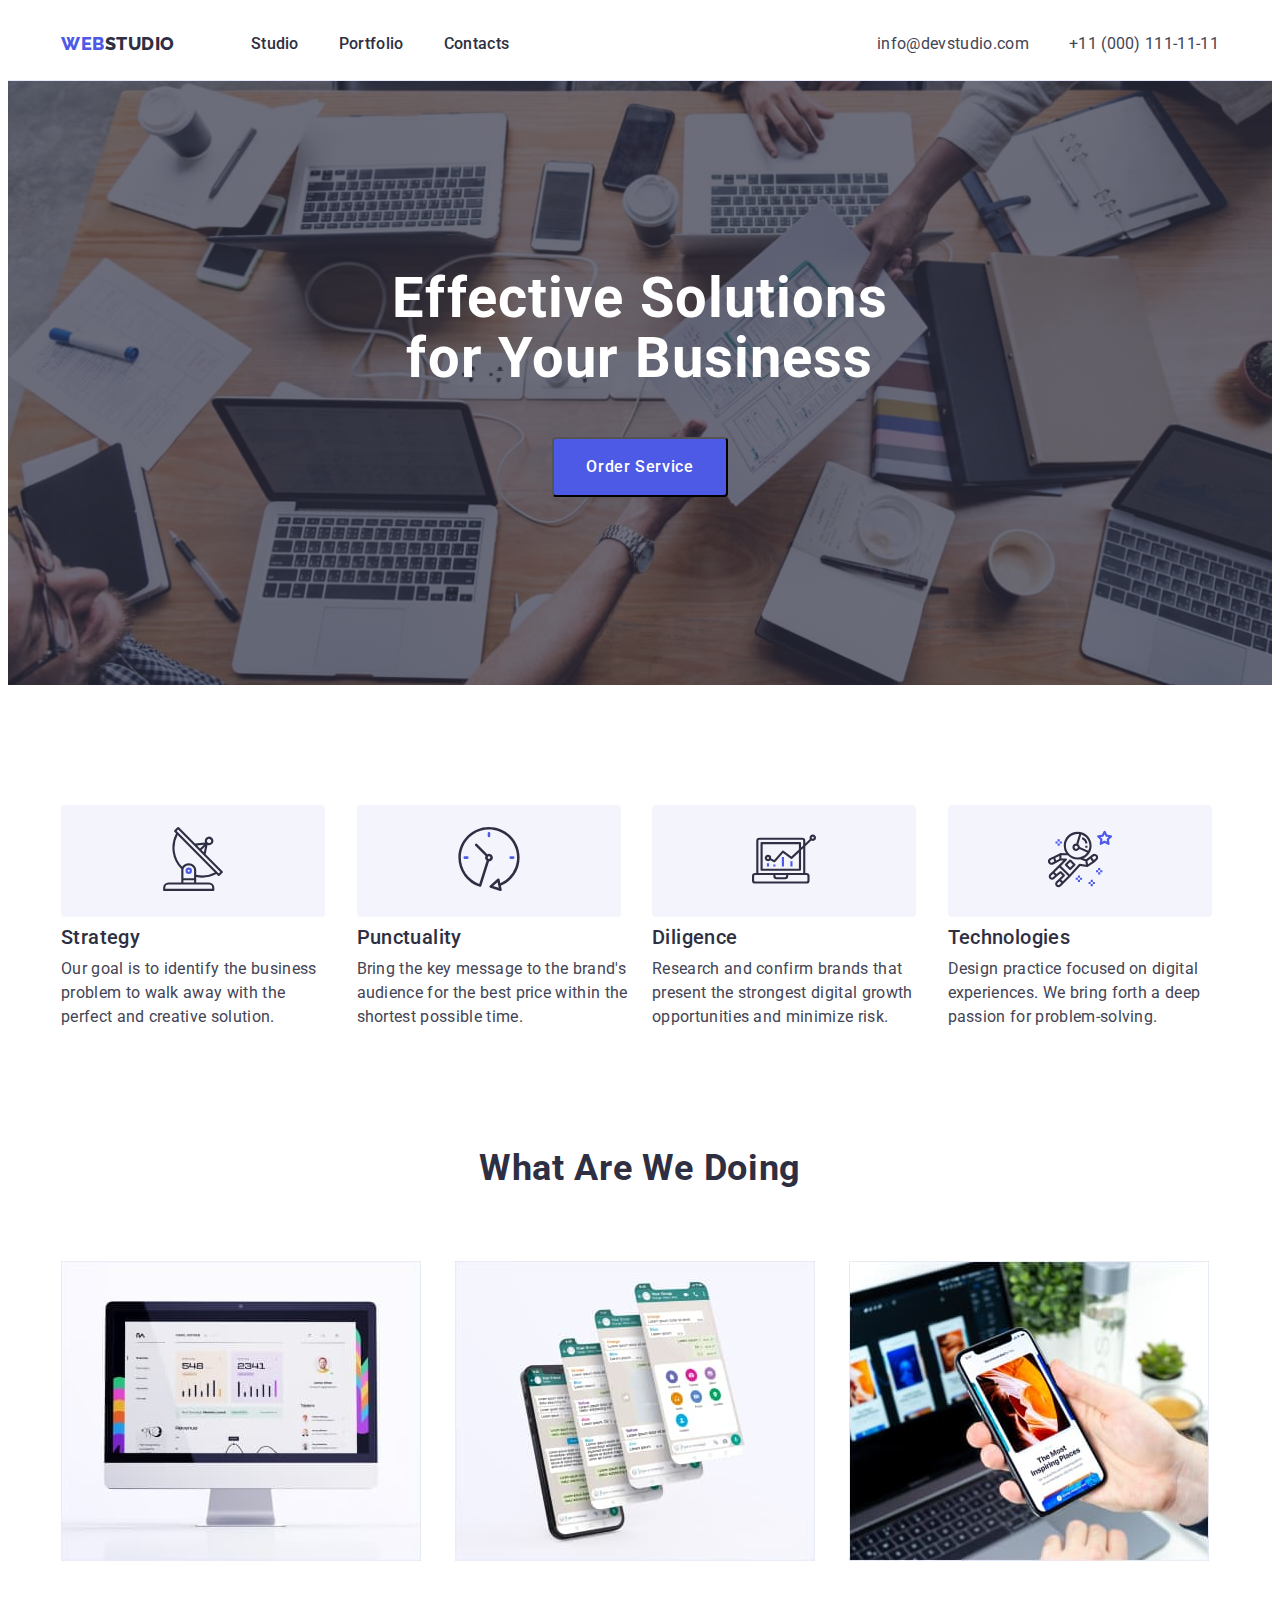
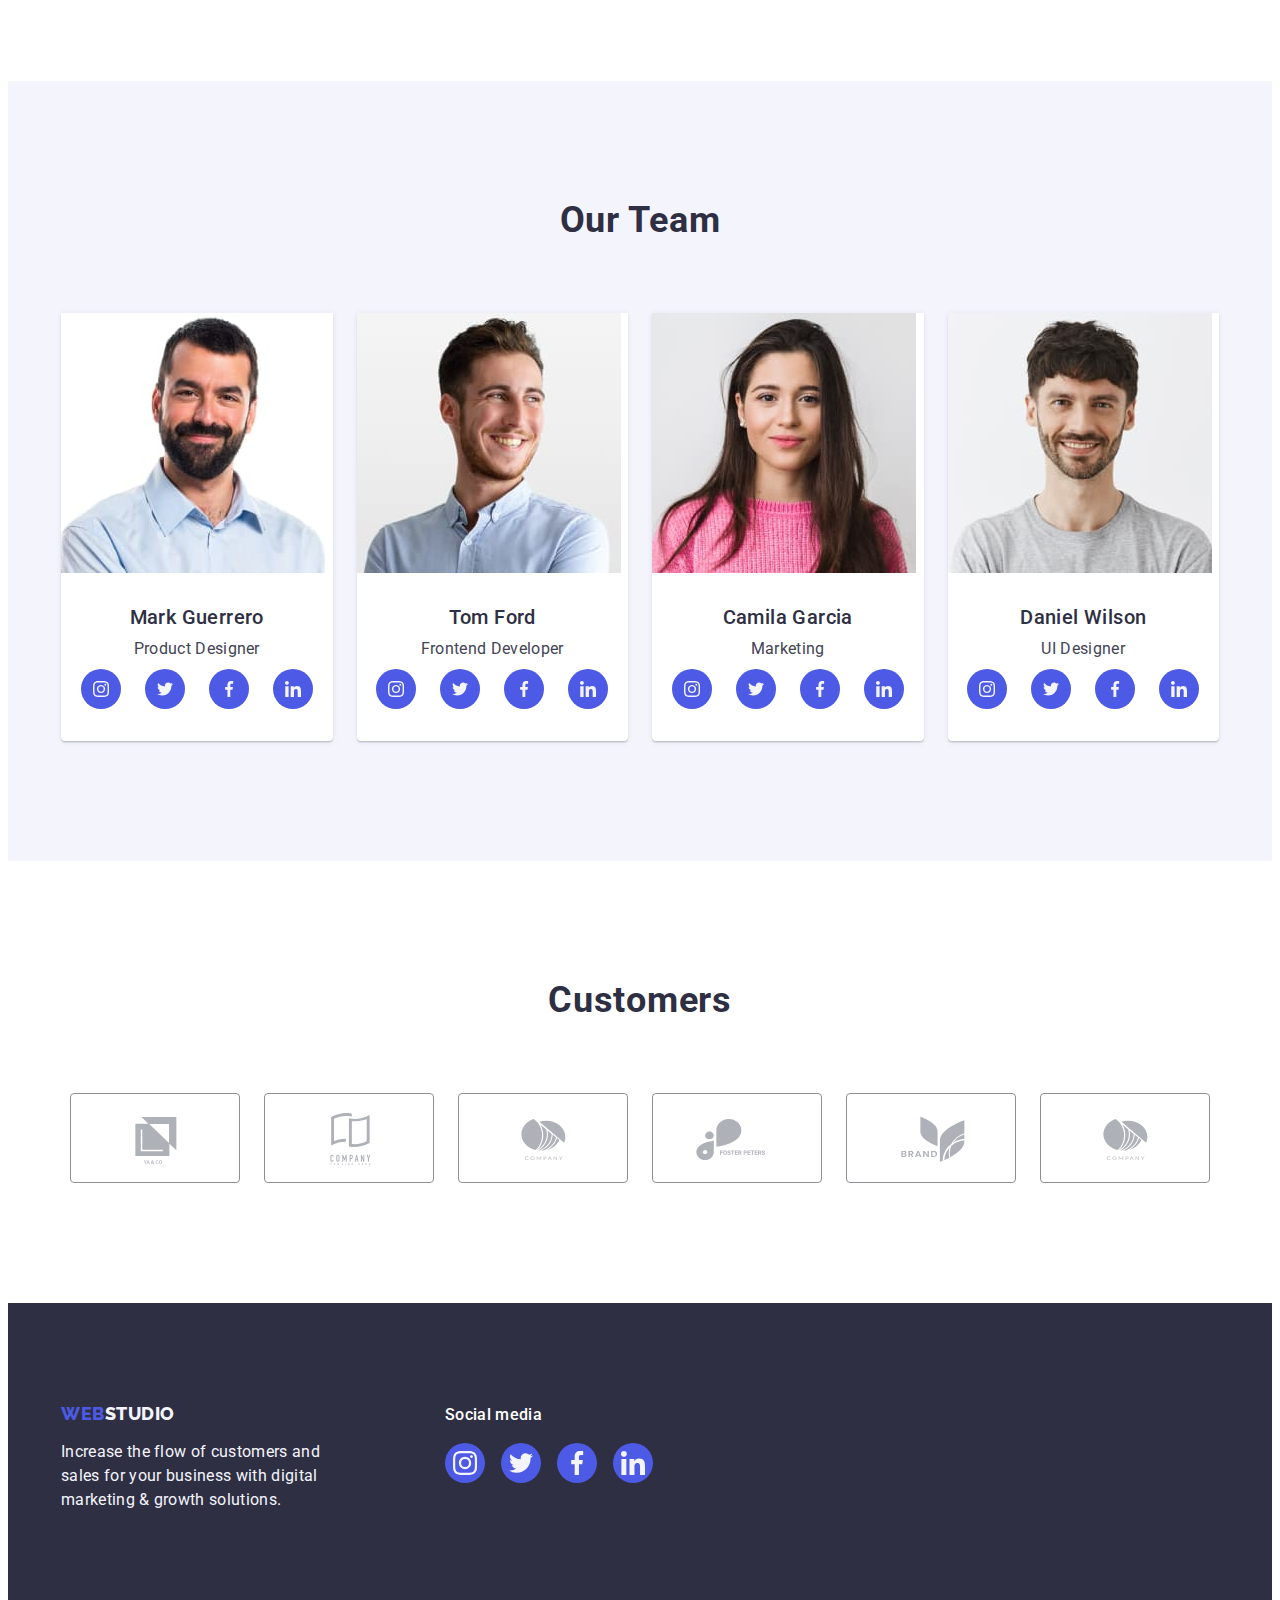
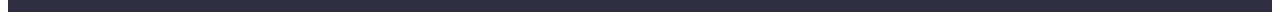
<file: index.html>
<!DOCTYPE html>
<html lang="en">
<head>
    <meta charset="UTF-8">
    <meta http-equiv="X-UA-Compatible" content="IE=edge">
    <meta name="viewport" content="width=device-width, initial-scale=1.0">
    <title>WebStudio</title>
    <link rel="preconnect" href="https://fonts.googleapis.com">
    <link rel="preconnect" href="https://fonts.gstatic.com" crossorigin>
    <link href="https://fonts.googleapis.com/css2?family=Raleway:wght@800&family=Roboto:wght@400;500;700;900&display=swap"
      rel="stylesheet">
      <link rel="stylesheet" href="https://cdnjs.cloudflare.com/ajax/libs/modern-normalize/1.1.0/modern-normalize.min.css"
        integrity="sha512-wpPYUAdjBVSE4KJnH1VR1HeZfpl1ub8YT/NKx4PuQ5NmX2tKuGu6U/JRp5y+Y8XG2tV+wKQpNHVUX03MfMFn9Q=="
        crossorigin="anonymous" referrerpolicy="no-referrer" />
    <link rel="stylesheet" href="./css/styles.css">
</head>
<body>
  <header class="page-header">
    <div class="container page-header-container">
  <nav class="page-nav list">
    <a class="logo link" href="./index.html">Web<span class="logo-span">Studio</span></a>
    <ul class="menu list">
      <li class="menu-item">
        <a class="menu-link link" href="./index.html">Studio</a>
      </li>
      <li class="menu-item">
        <a class="menu-link link" href="./portfolio.html">Portfolio</a>
      </li>
      <li class="menu-item">
        <a class="menu-link link" href="">Contacts</a>
      </li>
    </ul>
  </nav>
  <address class="page-address">
    <ul class="contact list">
      <li class="page-address-contact" >
        <a class="contact-info link" href="mailto:info@devstudio.com">info@devstudio.com</a>
      </li>
      <li class="page-address-contact">
        <a class="contact-info link" href="tel:+110001111111">+11 (000) 111-11-11</a>
      </li>
    </ul>
  </address>
    </div>
  </header>
  <main>
    <section class="hero">
<div class="container">
<h1 class="main-title">Effective Solutions
  for Your Business</h1>
<button class="modal-btn" type="button">Order Service</button>
</div>
    </section>
    <section class="solutions section">
      <div class="container">
        <h2 class="effective-solutions" hidden></h2>
        <ul class="solutions-list list">
          <li class="team-solutions">
            <div class="solutions-list-icons">
              <a href="" class="solutions-list-link">
                <svg class="solutions-icons" width="64" height="64">
                  <use href="./images/icons.svg#icon-antenna"></use>
                </svg>
              </a>         
            </div>
            <h3 class="name-decisions">Strategy</h3>
            <p class="description-solutions">Our goal is to identify the business
              problem to walk away with the perfect and creative solution.</p>
          </li>
          <li class="team-solutions">
            <div class="solutions-list-icons">
              <a href="" class="solutions-list-link">
                <svg class="solutions-icons" width="64" height="64">
                  <use href="./images/icons.svg#icon-clock"></use>
                </svg>
              </a>         
            </div>
            <h3 class="name-decisions">Punctuality</h3>
            <p class="description-solutions">Bring the key message to the brand's audience for the best price within the
              shortest possible time.</p>
          </li>
          <li class="team-solutions">
            <div class="solutions-list-icons">
              <a href="" class="solutions-list-link">
                <svg class="solutions-icons" width="64" height="64">
                  <use href="./images/icons.svg#icon-diagram"></use>
                </svg>
              </a>      
            </div>
            <h3 class="name-decisions">Diligence</h3>
            <p class="description-solutions">Research and confirm brands that present the strongest digital growth opportunities
              and minimize risk.</p>
          </li>
          <li class="team-solutions">
            <div class="solutions-list-icons">
              <a href="" class="solutions-list-link">
                <svg class="solutions-icons" width="64" height="64">
                  <use href="./images/icons.svg#icon-astronaut"></use>
                </svg>
              </a>  
            </div>
            <h3 class="name-decisions">Technologies</h3>
            <p class="description-solutions">Design practice focused on digital experiences. We bring forth a deep passion for
              problem-solving.</p>
          </li>
        </ul>
      </div>
    </section>
    <section class="our-solutions">
   <div class="container">
    <h2 class="work-options">What are we doing</h2>
    <ul class="our-solutions-list list">
      <li class="photos-works">
        <img src="./images/section_3/img_1.jpg" alt="computer" width="360" height="300">
      </li>
      <li class="photos-works">
        <img src="./images/section_3/img_2.jpg" alt="application" width="360" height="300">
      </li>
      <li class="photos-works">
        <img src="./images/section_3/img_3.jpg" alt="telephone" width="360" height="300">
      </li>
    </ul>
   </div>
    </section>
    <section class="our-team section">
      <div class="container">
        <h2 class="team">Our Team</h2>
        <ul class="our-team-list list">
          <li class="team-description">
            <img src="./images/team/mark_guerrero.jpg" alt="photo product designer" width="264" height="260">
            <div class="team-description-content">
                <h3 class="name">Mark Guerrero</h3>
                <p class="profession">Product Designer</p>
                <ul class="social-list list">
                  <li class="social-list-item">
                    <a href="" class="social-list-link">
                      <svg class="social-list-icon" width="16" height="16">
                        <use href="./images/icons.svg#icon-instagram"></use>
                      </svg>
                    </a>
                  </li>
                  <li class="social-list-item">
                    <a href="" class="social-list-link">
                      <svg class="social-list-icon" width="16" height="16">
                        <use href="./images/icons.svg#icon-twitter"></use>
                      </svg>
                    </a>
                  </li>
                  <li class="social-list-item">
                    <a href="" class="social-list-link">
                      <svg class="social-list-icon" width="16" height="16">
                        <use href="./images/icons.svg#icon-facebook"></use>
                      </svg>
                    </a>
                  </li>
                  <li class="social-list-item">
                    <a href="" class="social-list-link">
                      <svg class="social-list-icon" width="16" height="16">
                        <use href="./images/icons.svg#icon-linkedin"></use>
                      </svg>
                    </a>
                  </li>
                </ul>
            </div>
          </li>
          <li class="team-description">
            <img src="./images/team/tom_ford.jpg" alt="photo frontend developer " width="264" height="260">
            <div class="team-description-content">
                <h3 class="name">Tom Ford</h3>
                <p class="profession">Frontend Developer</p>
                <ul class="social-list list">
                  <li class="social-list-item">
                    <a href="" class="social-list-link">
                      <svg class="social-list-icon" width="16" height="16">
                        <use href="./images/icons.svg#icon-instagram"></use>
                      </svg>
                    </a>
                  </li>
                  <li class="social-list-item">
                    <a href="" class="social-list-link">
                      <svg class="social-list-icon" width="16" height="16">
                        <use href="./images/icons.svg#icon-twitter"></use>
                      </svg>
                    </a>
                  </li>
                  <li class="social-list-item">
                    <a href="" class="social-list-link">
                      <svg class="social-list-icon" width="16" height="16">
                        <use href="./images/icons.svg#icon-facebook"></use>
                      </svg>
                    </a>
                  </li>
                  <li class="social-list-item">
                    <a href="" class="social-list-link">
                      <svg class="social-list-icon" width="16" height="16">
                        <use href="./images/icons.svg#icon-linkedin"></use>
                      </svg>
                    </a>
                  </li>
                </ul>
            </div>
          </li>
          <li class="team-description">
            <img src="./images/team/camila_garcia.jpg" alt="photo marketing" width="264" height="260">
            <div class="team-description-content">
              <h3 class="name">Camila Garcia</h3>
              <p class="profession">Marketing</p>
              <ul class="social-list list">
                <li class="social-list-item">
                  <a href="" class="social-list-link">
                    <svg class="social-list-icon" width="16" height="16">
                      <use href="./images/icons.svg#icon-instagram"></use>
                    </svg>
                  </a>
                </li>
                <li class="social-list-item">
                  <a href="" class="social-list-link">
                    <svg class="social-list-icon" width="16" height="16">
                      <use href="./images/icons.svg#icon-twitter"></use>
                    </svg>
                  </a>
                </li>
                <li class="social-list-item">
                  <a href="" class="social-list-link">
                    <svg class="social-list-icon" width="16" height="16">
                      <use href="./images/icons.svg#icon-facebook"></use>
                    </svg>
                  </a>
                </li>
                <li class="social-list-item">
                  <a href="" class="social-list-link">
                    <svg class="social-list-icon" width="16" height="16">
                      <use href="./images/icons.svg#icon-linkedin"></use>
                    </svg>
                  </a>
                </li>
              </ul>
            </div>
          </li>
          <li class="team-description">
            <img src="./images/team/daniel_wilson.jpg" alt="photo UI designer" width="264" height="260">
            <div class="team-description-content">
              <h3 class="name">Daniel Wilson</h3>
              <p class="profession">UI Designer</p>
              <ul class="social-list list">
                <li class="social-list-item">
                  <a href="" class="social-list-link">
                    <svg class="social-list-icon" width="16" height="16">
                      <use href="./images/icons.svg#icon-instagram"></use>
                    </svg>
                  </a>
                </li>
                <li class="social-list-item">
                  <a href="" class="social-list-link">
                    <svg class="social-list-icon" width="16" height="16">
                      <use href="./images/icons.svg#icon-twitter"></use>
                    </svg>
                  </a>
                </li>
                <li class="social-list-item">
                  <a href="" class="social-list-link">
                    <svg class="social-list-icon" width="16" height="16">
                      <use href="./images/icons.svg#icon-facebook"></use>
                    </svg>
                  </a>
                </li>
                <li class="social-list-item">
                  <a href="" class="social-list-link">
                    <svg class="social-list-icon" width="16" height="16">
                      <use href="./images/icons.svg#icon-linkedin"></use>
                    </svg>
                  </a>
                </li>
              </ul>
            </div>
          </li>
        </ul>
      </div>
    </section>
    <section class="our-customers section">
      <div class="container">
        <h2 class="customers-title">Customers</h2>
        <ul class="customers-list list">
          <li class="customers-list-item">
            <a href="" class="customers-list-link">
             <svg class="customers-list-icon" width="104" height="56">
                <use href="./images/icons.svg#icon-Logo_ya_co"></use>
              </svg>
            </a>
          </li>
          <li class="customers-list-item">
            <a href="" class="customers-list-link">
              <svg class="customers-list-icon" width="104" height="56">
                <use href="./images/icons.svg#icon-Logo_tagline_here"></use>
              </svg>
            </a>  
          </li>
          <li class="customers-list-item">
            <a href="" class="customers-list-link">
              <svg class="customers-list-icon" width="104" height="56">
                <use href="./images/icons.svg#icon-Logo_company"></use>
              </svg>
            </a>      
          </li>
          <li class="customers-list-item">
            <a href="" class="customers-list-link"> 
              <svg class="customers-list-icon" width="104" height="56">
                <use href="./images/icons.svg#icon-Logo_foster_peters"></use>
              </svg>
            </a>
          </li>
          <li class="customers-list-item">
            <a href="" class="customers-list-link">
              <svg class="customers-list-icon" width="104" height="56">
                <use href="./images/icons.svg#icon-Logo-brand"></use>
              </svg>
            </a>
          </li>
          <li class="customers-list-item">
            <a href="" class="customers-list-link">
              <svg class="customers-list-icon" width="104" height="56">
                <use href="./images/icons.svg#icon-Logo_company"></use>
              </svg>
            </a>      
          </li>
        </ul>
      </div>
    </section>
  </main>
  <footer class="page-footer">
<div class="page-footer-container container">
  <div class="page-footer-logo">
    <a class="logo footer-logo link" href="./index.html">Web<span class="logo-span-footer">Studio</span></a>
    <p class="goal">Increase the flow of customers and sales for your business with digital marketing & growth solutions.
    </p>
  </div>
  <div class="media">
    <p class="media-title">Social media</p>
    <ul class="media-list list">
      <li class="media-list-item">
        <a href="" class="media-list-link">
          <svg class="media-list-icon" width="24" height="24">
            <use href="./images/icons.svg#icon-instagram"></use>
          </svg>
        </a>
      </li>
      <li class="social-list-item">
        <a href="" class="media-list-link">
          <svg class="social-list-icon" width="24" height="24">
            <use href="./images/icons.svg#icon-twitter"></use>
          </svg>
        </a>
      </li>
      <li class="social-list-item">
        <a href="" class="media-list-link">
          <svg class="social-list-icon" width="24" height="24">
            <use href="./images/icons.svg#icon-facebook"></use>
          </svg>
        </a>
      </li>
      <li class="social-list-item">
        <a href="" class="media-list-link">
          <svg class="social-list-icon" width="24" height="24">
            <use href="./images/icons.svg#icon-linkedin"></use>
          </svg>
        </a>
      </li>
    </ul>
  </div>
</div>
  </footer>
</body>
</html>
</file>
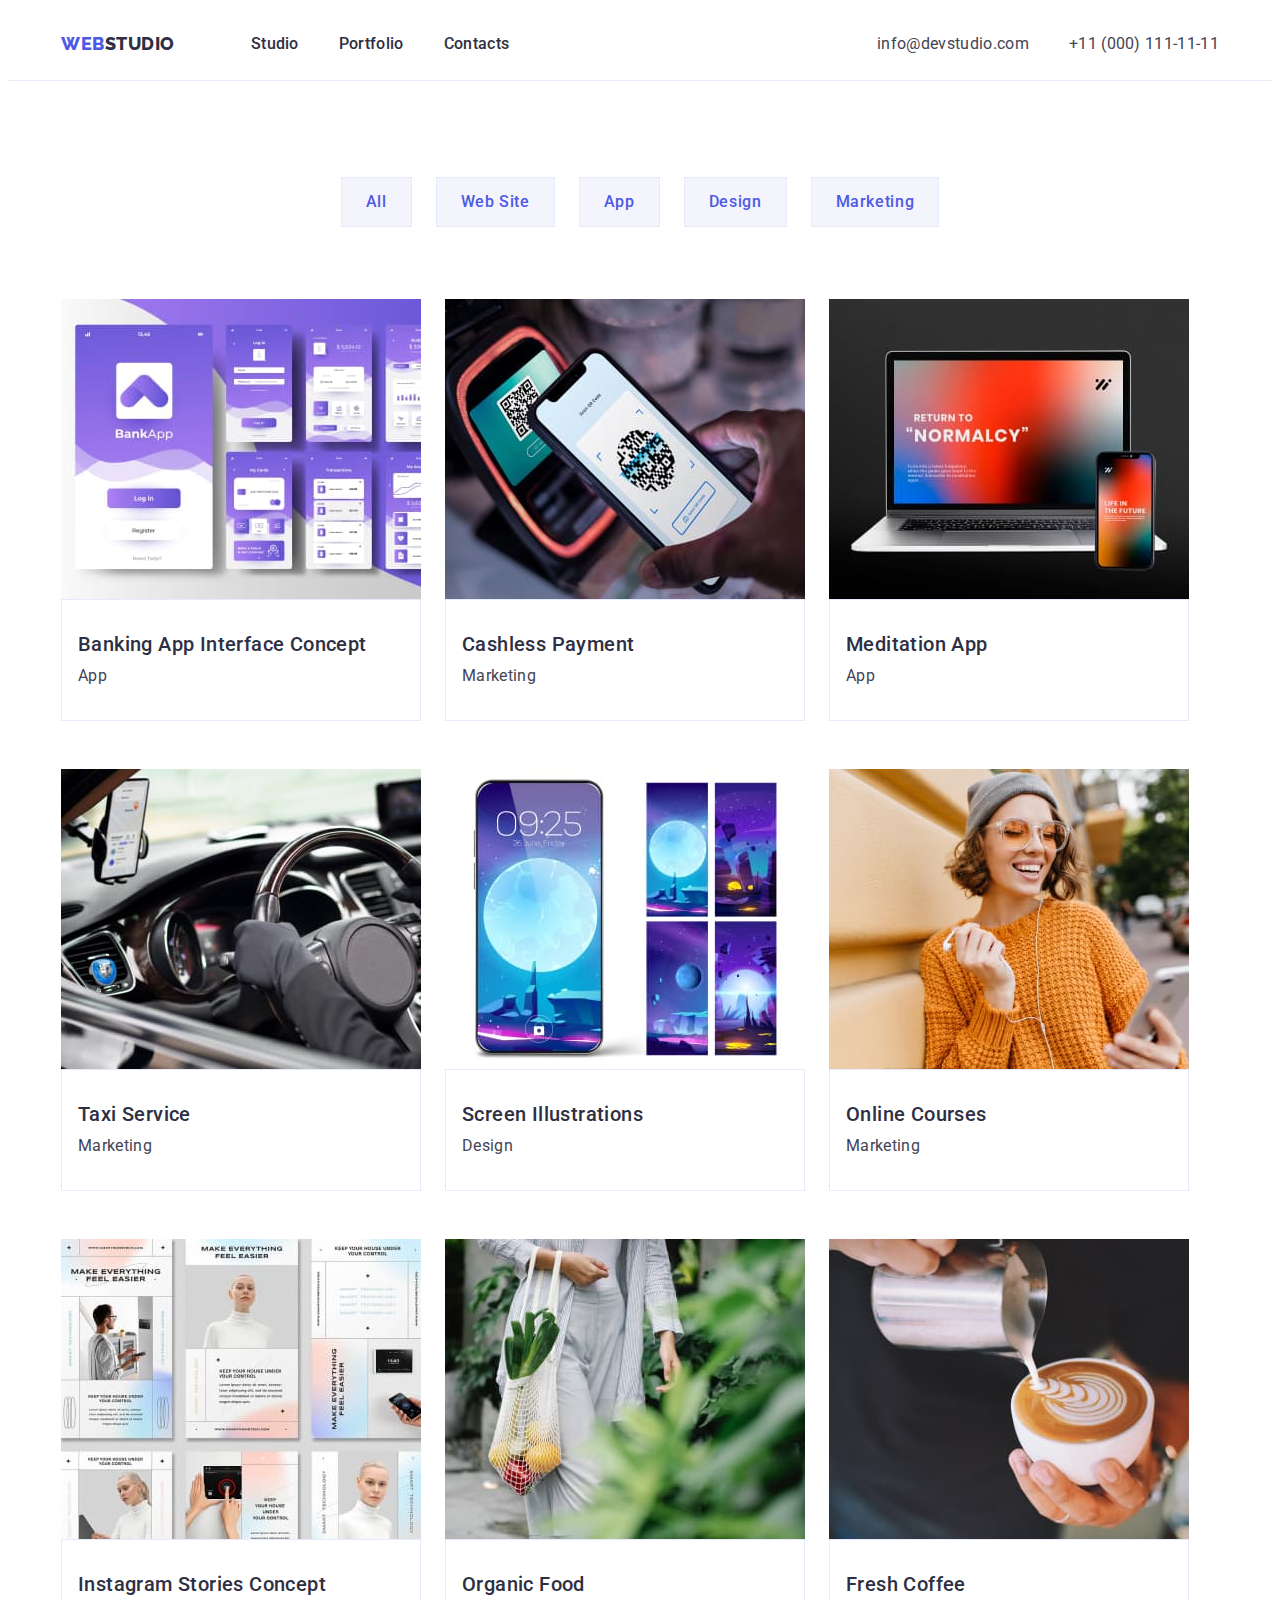
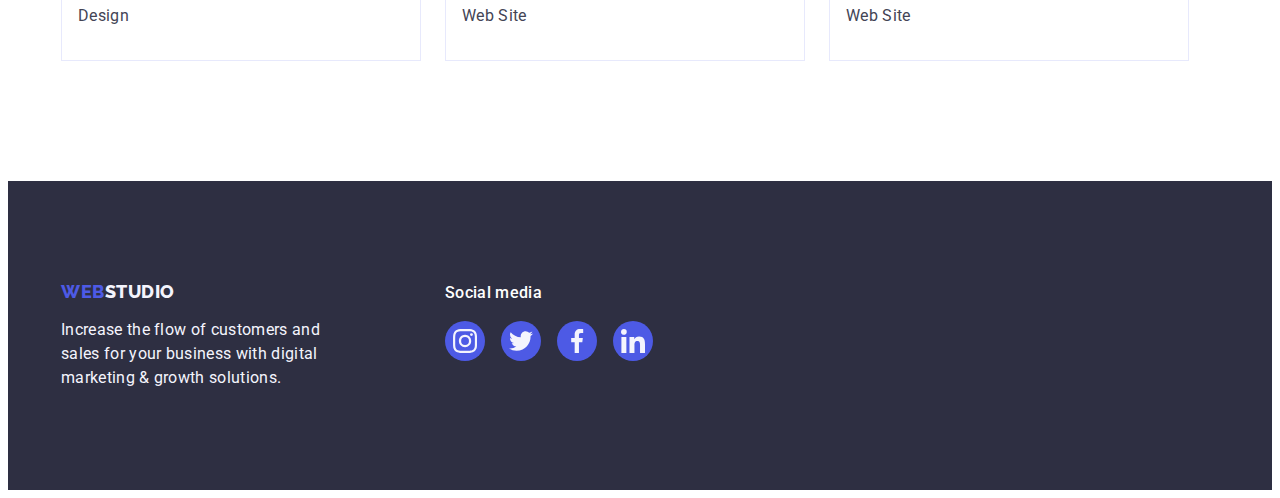
<file: portfolio.html>
<!DOCTYPE html>
<html lang="en">
<head>
    <meta charset="UTF-8">
    <meta http-equiv="X-UA-Compatible" content="IE=edge">
    <meta name="viewport" content="width=device-width, initial-scale=1.0">
    <title>Portfolio</title>
    <link rel="preconnect" href="https://fonts.googleapis.com">
    <link rel="preconnect" href="https://fonts.gstatic.com" crossorigin>
    <link href="https://fonts.googleapis.com/css2?family=Raleway:wght@800&family=Roboto:wght@400;500;700;900&display=swap"
        rel="stylesheet">
        <link rel="stylesheet" href="https://cdnjs.cloudflare.com/ajax/libs/modern-normalize/1.1.0/modern-normalize.min.css"
            integrity="sha512-wpPYUAdjBVSE4KJnH1VR1HeZfpl1ub8YT/NKx4PuQ5NmX2tKuGu6U/JRp5y+Y8XG2tV+wKQpNHVUX03MfMFn9Q=="
            crossorigin="anonymous" referrerpolicy="no-referrer" />
    <link rel="stylesheet" href="./css/styles.css">
</head>
<body>
<header class="page-header">
    <div class="container page-header-container">
        <nav class="page-nav list">
            <a class="logo link" href="./index.html">Web<span class="logo-span">Studio</span></a>
            <ul class="menu list">
                <li class="menu-item">
                    <a class="menu-link link" href="./index.html">Studio</a>
                </li>
                <li class="menu-item">
                    <a class="menu-link link" href="./portfolio.html">Portfolio</a>
                </li>
                <li class="menu-item">
                    <a class="menu-link link" href="">Contacts</a>
                </li>
            </ul>
        </nav>
        <address class="page-address">
            <ul class="contact list">
                <li class="page-address-contact">
                    <a class="contact-info link" href="mailto:info@devstudio.com">info@devstudio.com</a>
                </li>
                <li class="page-address-contact">
                    <a class="contact-info link" href="tel:+110001111111">+11 (000) 111-11-11</a>
                </li>
            </ul>
        </address>
    </div>
</header>
<main>
<section class="cards">
   <div class="container">
    <h1 class="cards-title" hidden>Portfolio</h1>
    <ul class="filters list">
        <li><button class="filters-button" type="button">All</button></li>
        <li><button class="filters-button" type="button">Web Site</button></li>
        <li><button class="filters-button" type="button">App</button></li>
        <li><button class="filters-button" type="button">Design</button></li>
        <li><button class="filters-button" type="button">Marketing</button></li>
    </ul>
    <ul class="gallery-list list">
        <li class="gallery link">
            <a class="gallery-card link" href="">
                <img src="./images/portfolio_1/banking_app.jpg" alt="Banking applications" width="360" height="300">
                <div class="gallery-content">
                    <h2 class="gallery-name">Banking App Interface Concept</h2>
                    <p class="text">App</p>
                </div> 
            </a>
        </li>
        <li class="gallery link">
            <a class="gallery-card link" href="">
                <img src="./images/portfolio_1/cashless_payment.jpg" alt="Payment by phone" width="360" height="300">
                <div class="gallery-content">
                <h2 class="gallery-name">Cashless Payment</h2>
                <p class="text">Marketing</p>
                </div>
            </a>
        </li>
        <li class="gallery link">
            <a class="gallery-card link" href="">
                <img src="./images/portfolio_1/meditation_app.jpg" alt="App on phone and computer" width="360" height="300">
                <div class="gallery-content">
                    <h2 class="gallery-name">Meditation App</h2>
                    <p class="text">App</p>
                </div>    
            </a>
        </li>
        <li class="gallery link">
            <a class="gallery-card link" href="">
                <img src="./images/portfolio_2/taxi_service.jpg" alt="Taxi" width="360" height="300">
                <div class="gallery-content">
                    <h2 class="gallery-name">Taxi Service</h2>
                    <p class="text">Marketing</p>
                </div>
            </a>
        </li>
        <li class="gallery link">
            <a class="gallery-card link" href="">
                <img src="./images/portfolio_2/screen_illustrations.jpg" alt="Phone screen" width="360" height="300">
                <div class="gallery-content">
                    <h2 class="gallery-name">Screen Illustrations</h2>
                    <p class="text">Design</p>
                </div>   
            </a>
        </li>
        <li class="gallery link">
            <a class="gallery-card link" href="">
                <img src="./images/portfolio_2/online_courses.jpg" alt="Girl with headphones" width="360" height="300">
                <div class="gallery-content">
                    <h2 class="gallery-name">Online Courses</h2>
                    <p class="text">Marketing</p>
                </div>     
            </a>
        </li>
        <li class="gallery link">
            <a class="gallery-card link" href="">
                <img src="./images/portfolio_3/instagram_stories.jpg" alt="Instagram story screenshots" width="360"
                    height="300">
                <div class="gallery-content">
                    <h2 class="gallery-name">Instagram Stories Concept</h2>
                    <p class="text">Design</p>
                </div>     
            </a>
        </li>
        <li class="gallery link">
            <a class="gallery-card link" href="">
                <img src="./images/portfolio_3/organic_food.jpg" alt="Girl with organic food" width="360" height="300">
                <div class="gallery-content">
                    <h2 class="gallery-name">Organic Food</h2>
                    <p class="text">Web Site</p>
                </div> 
            </a>
        </li>
        <li class="gallery link">
            <a class="gallery-card link" href="">
                <img src="./images/portfolio_3/fresh_coffee.jpg" alt="Barista makes coffee" width="360" height="300">
                <div class="gallery-content">
                    <h2 class="gallery-name">Fresh Coffee</h2>
                    <p class="text">Web Site</p>
                </div> 
            </a>
        </li>
    </ul>

   </div>
</section>
</main>
<footer class="page-footer">
    <div class="page-footer-container container">
        <div class="page-footer-logo">
            <a class="logo footer-logo link" href="./index.html">Web<span class="logo-span-footer">Studio</span></a>
            <p class="goal">Increase the flow of customers and sales for your business with digital marketing & growth
                solutions.
            </p>
        </div>
        <div class="media">
            <p class="media-title">Social media</p>
            <ul class="media-list list">
                <li class="media-list-item">
                    <a href="" class="media-list-link">
                        <svg class="media-list-icon" width="24" height="24">
                            <use href="./images/icons.svg#icon-instagram"></use>
                        </svg>
                    </a>
                </li>
                <li class="social-list-item">
                    <a href="" class="media-list-link">
                        <svg class="social-list-icon" width="24" height="24">
                            <use href="./images/icons.svg#icon-twitter"></use>
                        </svg>
                    </a>
                </li>
                <li class="social-list-item">
                    <a href="" class="media-list-link">
                        <svg class="social-list-icon" width="24" height="24">
                            <use href="./images/icons.svg#icon-facebook"></use>
                        </svg>
                    </a>
                </li>
                <li class="social-list-item">
                    <a href="" class="media-list-link">
                        <svg class="social-list-icon" width="24" height="24">
                            <use href="./images/icons.svg#icon-linkedin"></use>
                        </svg>
                    </a>
                </li>
            </ul>
        </div>
    </div>
</footer>
</body>
</html>
</file>
<file: css/styles.css>
:root {
--color-iris: #4d5ae5;
--title-color-navy-blue: #2E2F42;
--color-white: #ffffff;
--color-ocean: #404BBF;
--text-color-slate: #434455;
--color-cloud: #F4F4FD;
}

p,
h1,
h2,
h3,
h4,
h5,
h6 {
margin: 0;
}

ul {
  margin: 0;
  padding-left: 0;
}
address {
    font-style: normal;
}
img {
    display: block;
}
button {
    cursor: pointer;
}

body {
font-family: 'Roboto', sans-serif;
color: #434455; 
background-color:#ffffff;
}
.list {
    list-style: none;
}
.link {
    text-decoration: none;
}
.container {
  width: 1158px;
  padding-left: 15px;
  padding-right: 15px;
  margin: 0 auto;
}
.section {
    padding-top: 120px;
    padding-bottom: 120px;
}
/* ==========Components =========*/ 
.logo {
font-family: 'Raleway', sans-serif;
font-weight: 800;
text-transform: uppercase;
font-size: 18px;
line-height: 1.17;
letter-spacing: 0.03em;
color: var(--color-iris);
margin-right: 76px;
margin-bottom: 0;
}

.logo-span {

    color: #2E2F42;
}
/* ==========/Components =========*/
/* ========== Header =========*/
.page-header {
    padding-top: 24px;
    padding-bottom: 24px;
    border-bottom: 1px solid #E7E9FC;
}
.page-header-container {
    display: flex;
    align-items: center;
    justify-content: space-between;
}
.menu {
    display: flex;
    align-items: center;
}
.page-nav {
    display: flex;
    align-items: center;
}
.contact {
    display: flex;
    align-items: center;
}
.menu-item:not(:last-child) {
    margin-right: 40px;
}
.menu-link {
font-weight: 500;
font-size: 16px;
line-height: 1.5;
letter-spacing: 0.02em;
color: var(--title-color-navy-blue);

}

.menu-link:hover,
.menu-link:focus {
color: var(--color-ocean);
}

.page-address {
font-style: normal;
}
.page-address-contact:not(:last-child) {
 margin-right: 40px;
}
.contact-info {
font-weight: 400;
color: var(--text-color-slate);
font-size: 16px;
line-height: 1.5;
letter-spacing: 0.02em;
}

.contact-info:hover,
.contact-info:focus {
 color: var(--color-ocean);
}

/* ========== /Header =========*/
/* ========== Hero =========*/

.hero {
background-color: #2e2f42;
padding-top: 188px;
padding-bottom: 188px;
text-align: center;
background-image:linear-gradient(rgba(46, 47, 66, 0.7), rgba(46, 47, 66, 0.7)),
 url("../images/hero/people_office.jpg");
background-size: cover;
background-color: #2E2F42;
max-width: 1440px;
margin: 0 auto;
}

.main-title {
font-weight: 700;
width: 496px;
font-size: 56px;
line-height: 1.07;
letter-spacing: 0.02em;
text-align: center;
color: var(--color-white);
margin-bottom: 48px;
margin-left: auto;
margin-right: auto;
}

.modal-btn {
font-family: 'Roboto', sans-serif;
font-weight: 500;
font-size: 16px;
line-height: 1.5;
letter-spacing: 0.04em;
color: var(--color-white);
background: var(--color-iris);
padding: 16px 32px;
border-radius: 4px;
}

.modal-btn:hover, .modal-btn:focus {
background-color: #404BBF;
}
/* ========== /Hero =========*/

/* ========== Solutions =========*/
.solutions-list {
display: flex;
flex-wrap: wrap;
gap: 24px;
}
.effective-solutions {
position: absolute;
width: 1px;
height: 1px;
margin: -1px;
border: 0;
padding: 0;
white-space: nowrap;
clip-path: inset(100%);
clip: rect(0 0 0 0);
overflow: hidden;
}
.team-solutions {
width: 264px;
flex-basis: calc((100% - 72px) / 4);
}
.solutions-list-icons {
display:flex;
width: 264px;
height: 112px;
border-radius: 4px;
background-color: #F4F4FD;
margin-bottom: 8px;
justify-content: center;
align-items: center;
}

.name-decisions {
font-weight: 500;
font-size: 20px;
line-height: 1.2;
letter-spacing: 0.02em;
color: var(--title-color-navy-blue);
margin-bottom: 8px;
}
.description-solutions {
font-size: 16px;
font-weight: 400;
line-height: 1.5;
letter-spacing: 0.02em;
}
/* ========== /Solutions =========*/

/* ========== Our-solutions =========*/
.our-solutions-list {
    display: flex;
    flex-wrap: wrap;
    gap: 24px;
}
.photos-works {
flex-basis: calc((100% - 48px) / 3);
}
.our-solutions {
    padding-bottom: 120px;
}
.work-options {
font-weight: 700;
font-size: 36px;
line-height: 1.11;
text-transform: capitalize;
letter-spacing: 0.02em;
text-align: center;
color: var(--title-color-navy-blue);
margin-bottom: 72px;
}

/* ========== /Our-solutions =========*/

/* ========== Our-team =========*/
.our-team-list {
    display: flex;
    flex-wrap: wrap;
    gap: 24px;
}
.our-team {
background-color: var(--color-cloud);
}
.team-description-content {
padding-top: 32px;  
padding-bottom: 32px;
}

.team {
font-size: 36px;
font-weight: 700;
line-height: 1.11;
text-transform: capitalize;
letter-spacing: 0.02em;
text-align: center;
color: var(--title-color-navy-blue);
margin-bottom: 72px;
}
.team-description {
background-color: var(--color-white);
text-align: center;
flex-basis: calc((100% - 72px) / 4);
box-shadow: 0px 1px 6px rgba(46, 47, 66, 0.08), 0px 1px 1px rgba(46, 47, 66, 0.16), 0px 2px 1px rgba(46, 47, 66, 0.08);
border-radius: 0px 0px 4px 4px;
}
.name {
font-weight: 500;
font-size: 20px;
line-height: 1.2;
letter-spacing: 0.02em;
color: var(--title-color-navy-blue);
margin-bottom: 8px;
}
.profession {
font-weight: 400;
font-size: 16px;
line-height: 1.5;
letter-spacing: 0.02em;
margin-bottom: 8px;
}
.social-list {
display: flex;
justify-content: center;
gap: 24px;
}
.social-list-link {
display: flex;
justify-content: center;
align-items: center;
width: 40px;
height: 40px;
border-radius: 50%;
background-color: #4D5AE5;
}
.social-list-link:hover, 
.social-list-link:focus {
background-color: #404BBF;
}
.social-list-icon {
fill: #f4f4fd;
}


/* ========== /Our-team =========*/
/* ========== Our-Customers=========*/
.customers-title {
font-size: 36px;
font-weight: 700;
line-height: 1.11;
text-transform: capitalize;
letter-spacing: 0.02em;
text-align: center;
color: var(--title-color-navy-blue);
margin-bottom: 72px;
}
.customers-list{
display: flex;
justify-content: center;
gap: 24px;
}

.customers-list-link {
display: flex;
justify-content: center;
align-items: center;
width: 168px;
height: 88px;
border-radius: 4px;
border: 1px solid #8E8F99;
}
.customers-list-icon {
fill: #AFB1B8;
}
.customers-list-link:hover, .customers-list-link:focus {
border: 1px solid #404BBF;
}
.customers-list-link:hover> .customers-list-icon, 
.customers-list-link:focus>.customers-list-icon {
fill: #404BBF;
}

/* ========== /Our-Customers=========*/
/* ========== Page-footer=========*/
.page-footer {
display: flex;
background-color: #2e2f42;
padding-top: 100px;
padding-bottom: 100px;
}
.page-footer-container {
display: flex;
}
.page-footer-logo {
display: flex;
flex-direction: column;
margin-right: 120px;
}

.footer-logo {
display: block;
margin-bottom: 16px;
}
.goal {
font-weight: 400;
font-size: 16px; 
line-height: 1.5;
letter-spacing: 0.02em;
color: var(--color-cloud);
width: 264px;
}
.logo-span-footer{

color: var(--color-cloud);
}
.media {
display: flex;
flex-direction: column;  
}
.media-list {
display: flex;
justify-content: center;
gap: 16px;
}

.media-list-link {
display: flex;
justify-content: center;
align-items: center;
width: 40px;
height: 40px;
border-radius: 50%;
background-color: #4D5AE5;
}

.media-title {
font-weight: 500;
font-size: 16px;
line-height: 1.5;
letter-spacing: 0.02em;
color: var(--color-white);
margin-bottom: 16px;
}
.media-list-icon {
fill: #f4f4fd;
}
.media-list-link:hover, .media-list-link:focus {
background-color: #31D0AA;
}


/* ========== /Page-footer=========*/

/*========== Portfolio======*/
.cards {
    padding-top: 96px;
    padding-bottom: 120px;
}
.cards-title {
position: absolute;
width: 1px;
height: 1px;
margin: -1px;
border: 0;
padding: 0;
white-space: nowrap;
clip-path: inset(100%);
clip: rect(0 0 0 0);
overflow: hidden;
}
.filters {
display: flex;
gap: 24px;
margin-bottom: 72px;
justify-content: center;
}
.gallery-list {
display: flex;
flex-wrap: wrap;
gap: 48px 24px;
}
.gallery {
flex-basis: calc((100% - 144px) / 9);
}
.gallery:hover {
box-shadow: 0px 1px 6px rgba(46, 47, 66, 0.08), 0px 1px 1px rgba(46, 47, 66, 0.16), 0px 2px 1px rgba(46, 47, 66, 0.08);
}
.gallery-content {
padding-left: 16px; 
padding-right: auto;   
padding-top: 32px;
padding-bottom: 32px;
border: 1px solid #E7E9FC;
}
.filters-button {
font-family: "Roboto", sans-serif;
font-weight: 500;
font-size: 16px;
line-height: 1.5;
letter-spacing: 0.04em;
color: var(--color-iris);
background-color: var(--color-cloud);
border: 1px solid #E7E9FC;
padding: 12px 24px;
}
 .filters-button:hover, .filters-button:focus {
color: var(--color-white);
background-color: var(--color-ocean);
box-shadow: 0px 3px 1px rgba(0, 0, 0, 0.1), 0px 2px 1px rgba(0, 0, 0, 0.08), 0px 2px 2px rgba(0, 0, 0, 0.12);
}
.gallery-name {
font-weight: 500;
font-size: 20px;
line-height: 1.2;
letter-spacing: 0.02em;
color: var(--title-color-navy-blue);
margin-bottom: 8px;
}
.text {
font-weight: 400;
font-size: 16px;
line-height: 1.5;
letter-spacing: 0.02em;
color: var(--text-color-slate);
}
/*========== Portfolio======*/
</file>
